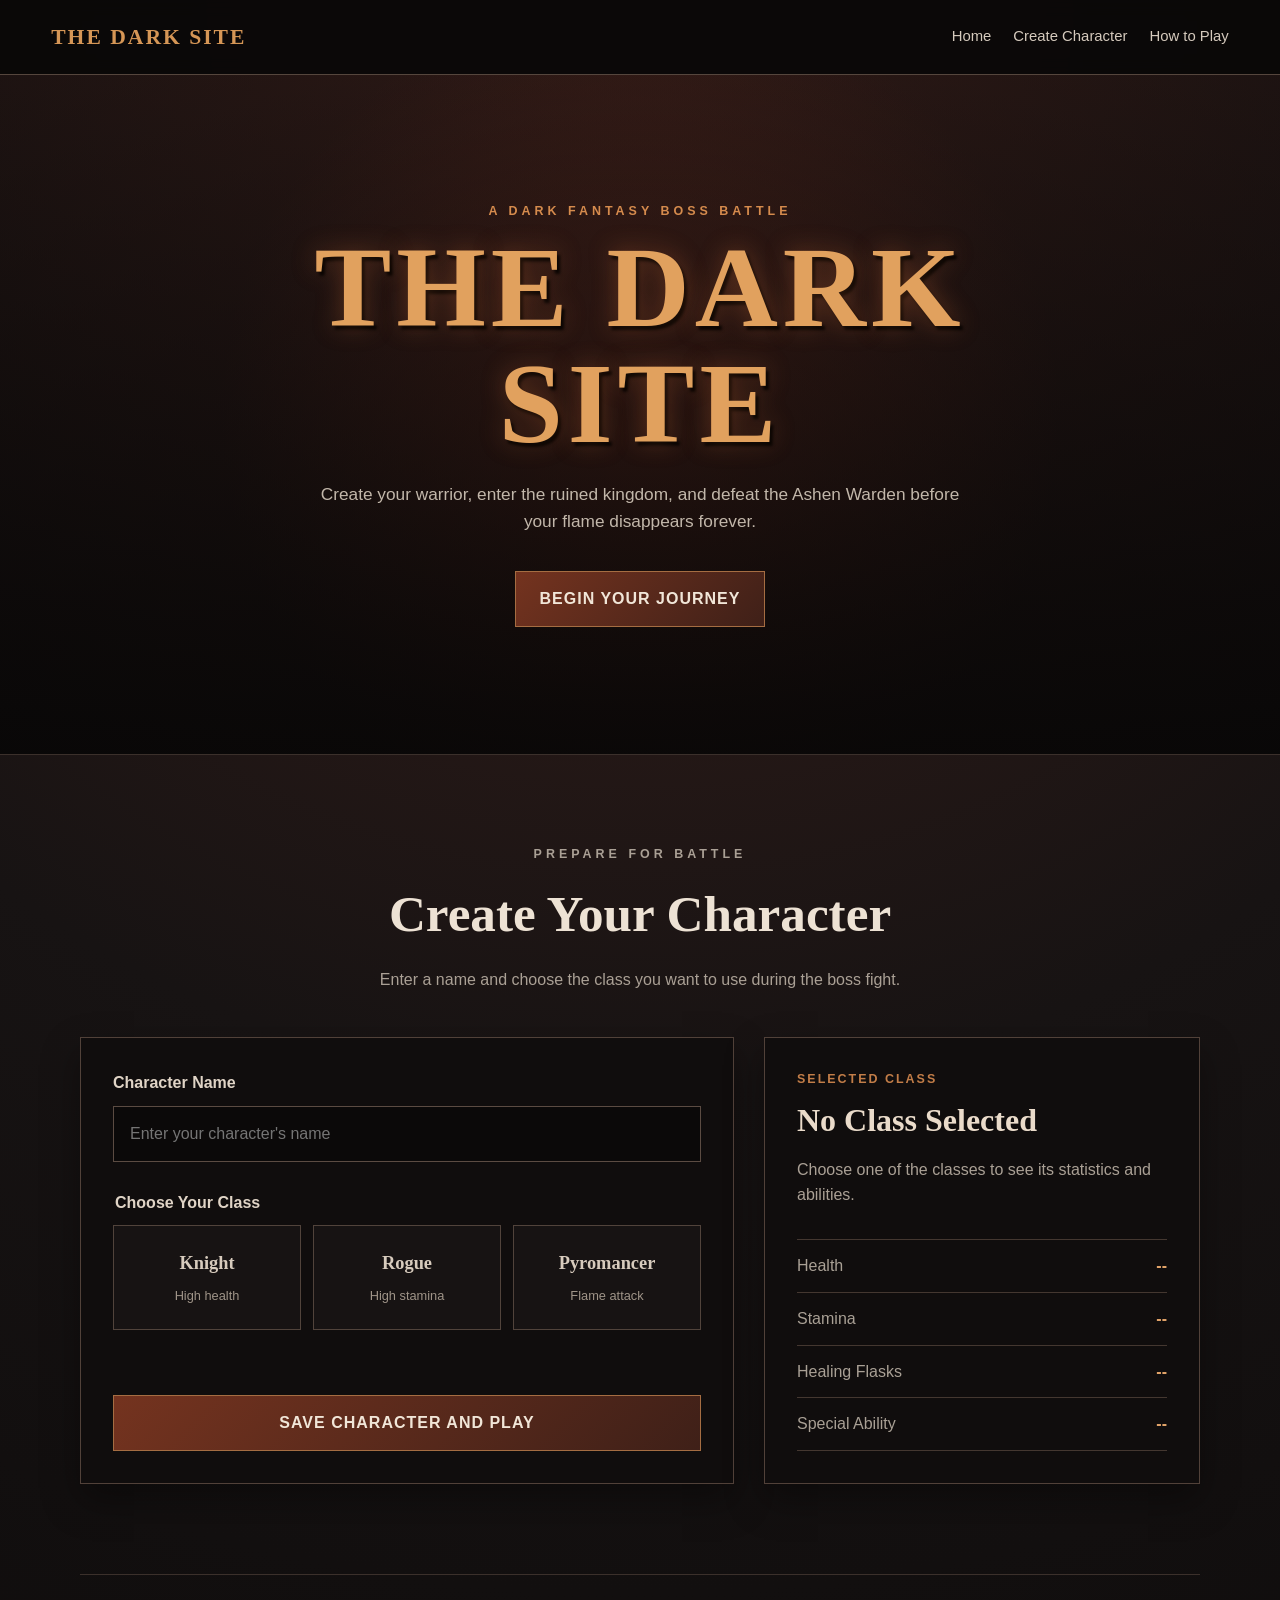
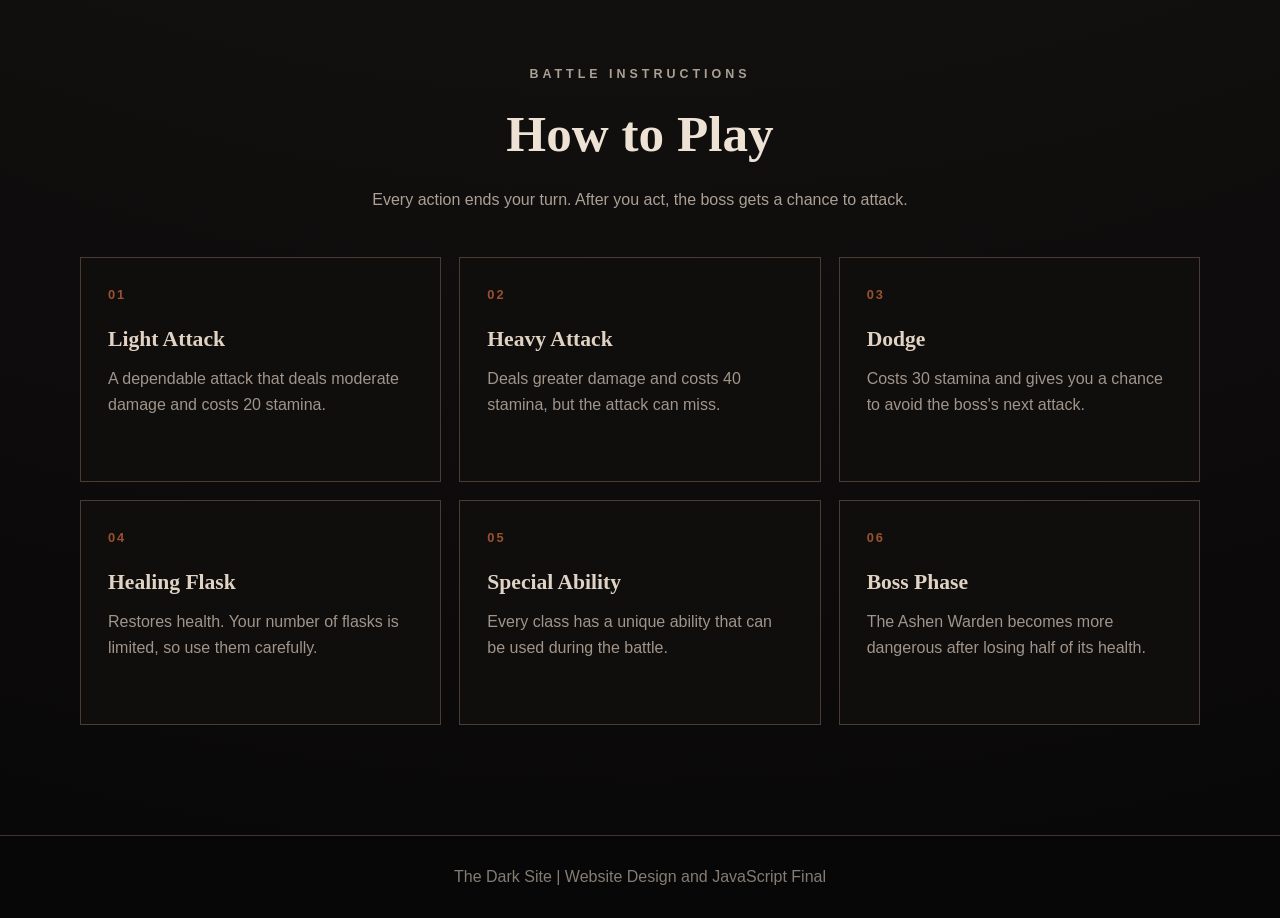
<file: index.html>
<!DOCTYPE html>
<html lang="en">
<head>
    <meta charset="UTF-8">

    <meta
        name="viewport"
        content="width=device-width, initial-scale=1.0"
    >

    <title>The Dark Site</title>

    <!-- Connects index.html to css/style.css -->
    <link rel="stylesheet" href="style.css">
</head>

<body>

    <header class="site-header">
        <nav class="navigation">
            <a href="index.html" class="site-name">
                The Dark Site
            </a>

            <div class="navigation-links">
                <a href="index.html">Home</a>
                <a href="#character-creator">Create Character</a>
                <a href="#how-to-play">How to Play</a>
            </div>
        </nav>
    </header>

    <main>

        <!-- Main introduction -->
        <section class="hero-section">
            <div class="hero-content">
                <p class="small-heading">
                    A Dark Fantasy Boss Battle
                </p>

                <h1>The Dark Site</h1>

                <p class="hero-description">
                    Create your warrior, enter the ruined kingdom,
                    and defeat the Ashen Warden before your flame
                    disappears forever.
                </p>

                <a
                    href="#character-creator"
                    class="main-link-button"
                >
                    Begin Your Journey
                </a>
            </div>
        </section>

        <!-- Character customization -->
        <section
            id="character-creator"
            class="page-section character-section"
        >
            <div class="section-heading">
                <p class="small-heading">
                    Prepare for Battle
                </p>

                <h2>Create Your Character</h2>

                <p>
                    Enter a name and choose the class you want
                    to use during the boss fight.
                </p>
            </div>

            <div class="character-layout">

                <!-- Character form -->
                <div class="character-form">
                    <div class="form-group">
                        <label for="character-name">
                            Character Name
                        </label>

                        <input
                            type="text"
                            id="character-name"
                            maxlength="20"
                            placeholder="Enter your character's name"
                            autocomplete="off"
                        >
                    </div>

                    <fieldset class="class-selection">
                        <legend>Choose Your Class</legend>

                        <div class="class-buttons">
                            <button
                                type="button"
                                class="class-button"
                                data-class="Knight"
                            >
                                <span class="class-title">
                                    Knight
                                </span>

                                <span class="class-subtitle">
                                    High health
                                </span>
                            </button>

                            <button
                                type="button"
                                class="class-button"
                                data-class="Rogue"
                            >
                                <span class="class-title">
                                    Rogue
                                </span>

                                <span class="class-subtitle">
                                    High stamina
                                </span>
                            </button>

                            <button
                                type="button"
                                class="class-button"
                                data-class="Pyromancer"
                            >
                                <span class="class-title">
                                    Pyromancer
                                </span>

                                <span class="class-subtitle">
                                    Flame attack
                                </span>
                            </button>
                        </div>
                    </fieldset>

                    <p
                        id="character-error"
                        class="error-message"
                        aria-live="polite"
                    ></p>

                    <button
                        type="button"
                        id="start-game-button"
                        class="main-action-button"
                    >
                        Save Character and Play
                    </button>
                </div>

                <!-- Selected class information -->
                <aside class="class-information">
                    <p class="information-label">
                        Selected Class
                    </p>

                    <h3 id="selected-class-name">
                        No Class Selected
                    </h3>

                    <p id="selected-class-description">
                        Choose one of the classes to see its
                        statistics and abilities.
                    </p>

                    <div class="class-stat-list">
                        <div class="class-stat">
                            <span>Health</span>
                            <strong id="class-health">--</strong>
                        </div>

                        <div class="class-stat">
                            <span>Stamina</span>
                            <strong id="class-stamina">--</strong>
                        </div>

                        <div class="class-stat">
                            <span>Healing Flasks</span>
                            <strong id="class-flasks">--</strong>
                        </div>

                        <div class="class-stat">
                            <span>Special Ability</span>
                            <strong id="class-special">--</strong>
                        </div>
                    </div>
                </aside>

            </div>
        </section>

        <!-- How to play -->
        <section
            id="how-to-play"
            class="page-section instructions-section"
        >
            <div class="section-heading">
                <p class="small-heading">
                    Battle Instructions
                </p>

                <h2>How to Play</h2>

                <p>
                    Every action ends your turn. After you act,
                    the boss gets a chance to attack.
                </p>
            </div>

            <div class="instruction-grid">

                <article class="instruction-card">
                    <p class="instruction-number">01</p>

                    <h3>Light Attack</h3>

                    <p>
                        A dependable attack that deals moderate
                        damage and costs 20 stamina.
                    </p>
                </article>

                <article class="instruction-card">
                    <p class="instruction-number">02</p>

                    <h3>Heavy Attack</h3>

                    <p>
                        Deals greater damage and costs 40 stamina,
                        but the attack can miss.
                    </p>
                </article>

                <article class="instruction-card">
                    <p class="instruction-number">03</p>

                    <h3>Dodge</h3>

                    <p>
                        Costs 30 stamina and gives you a chance
                        to avoid the boss's next attack.
                    </p>
                </article>

                <article class="instruction-card">
                    <p class="instruction-number">04</p>

                    <h3>Healing Flask</h3>

                    <p>
                        Restores health. Your number of flasks
                        is limited, so use them carefully.
                    </p>
                </article>

                <article class="instruction-card">
                    <p class="instruction-number">05</p>

                    <h3>Special Ability</h3>

                    <p>
                        Every class has a unique ability that can
                        be used during the battle.
                    </p>
                </article>

                <article class="instruction-card">
                    <p class="instruction-number">06</p>

                    <h3>Boss Phase</h3>

                    <p>
                        The Ashen Warden becomes more dangerous
                        after losing half of its health.
                    </p>
                </article>

            </div>
        </section>

    </main>

    <footer class="site-footer">
        <p>
            The Dark Site | Website Design and JavaScript Final
        </p>
    </footer>

    <!-- Connects index.html to character.js -->
    <script src="charachter.js"></script>
</body>
</html>
</file>
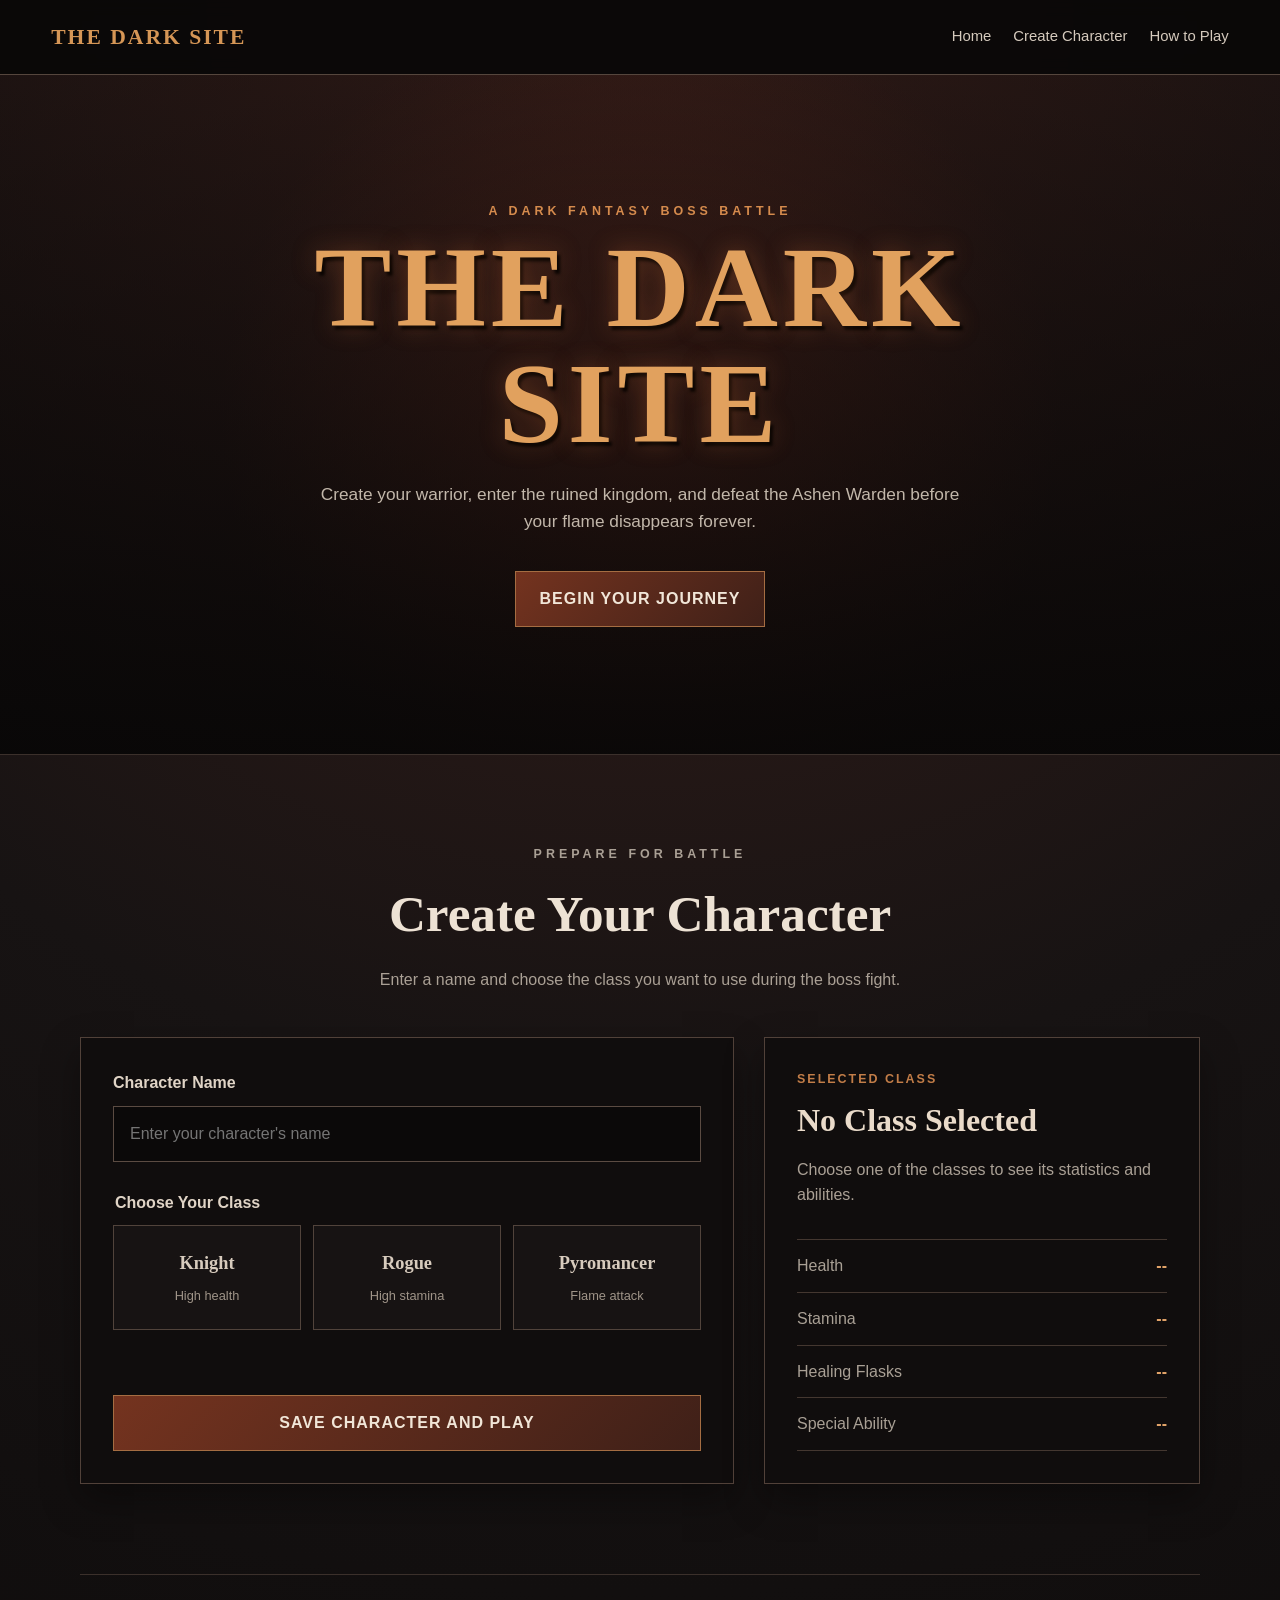
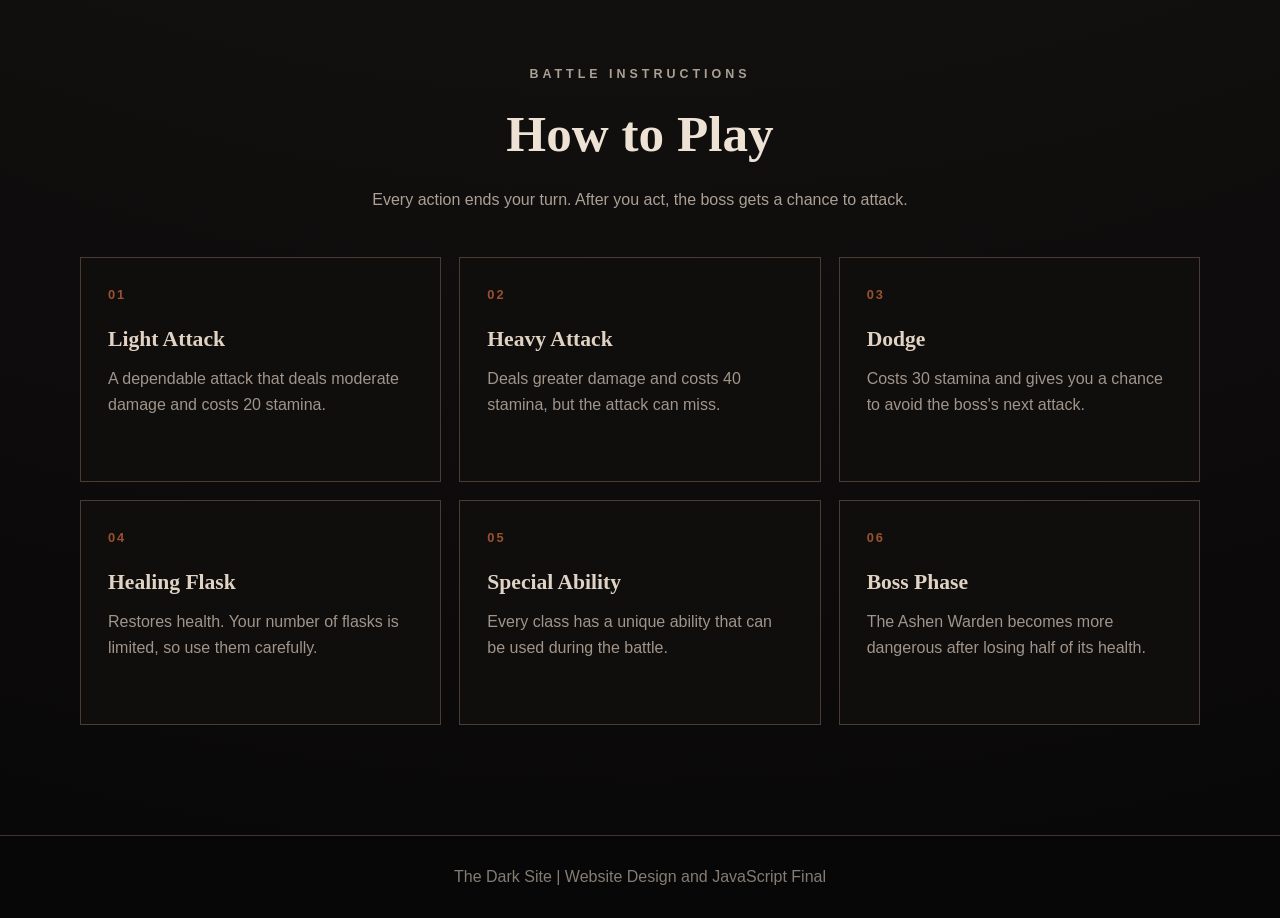
<file: game.html>
<!DOCTYPE html>
<html lang="en">
<head>
    <meta charset="UTF-8">

    <meta
        name="viewport"
        content="width=device-width, initial-scale=1.0"
    >

    <title>The Dark Site | Battle</title>

    <!-- Connects game.html to css/style.css -->
    <link rel="stylesheet" href="style.css">
</head>

<body class="game-page">

    <header class="site-header">
        <nav class="navigation">
            <a href="index.html" class="site-name">
                The Dark Site
            </a>

            <div class="navigation-links">
                <a href="index.html">Return Home</a>

                <button
                    type="button"
                    id="navigation-restart-button"
                    class="navigation-button"
                >
                    Restart Battle
                </button>
            </div>
        </nav>
    </header>

    <main class="game-main">

        <section class="battle-title-section">
            <p class="small-heading">
                The Guardian Awaits
            </p>

            <h1>Battle the Ashen Warden</h1>

            <p>
                Defeat the guardian before your flame fades.
            </p>
        </section>

        <section class="battlefield">

            <!-- Player card -->
            <article class="fighter-card player-card">
                <div class="fighter-symbol player-symbol">
                    ⚔
                </div>

                <p class="fighter-label">
                    The Challenger
                </p>

                <h2 id="player-name">
                    Nameless Warrior
                </h2>

                <p
                    id="player-class"
                    class="fighter-class"
                >
                    Unknown Class
                </p>

                <div class="stat-container">
                    <div class="stat-heading">
                        <span>Health</span>

                        <span id="player-health-text">
                            100 / 100
                        </span>
                    </div>

                    <div class="stat-bar">
                        <div
                            id="player-health-bar"
                            class="stat-bar-fill player-health-fill"
                        ></div>
                    </div>
                </div>

                <div class="stat-container">
                    <div class="stat-heading">
                        <span>Stamina</span>

                        <span id="player-stamina-text">
                            100 / 100
                        </span>
                    </div>

                    <div class="stat-bar">
                        <div
                            id="player-stamina-bar"
                            class="stat-bar-fill stamina-fill"
                        ></div>
                    </div>
                </div>

                <div class="player-resource">
                    <span>Healing Flasks</span>
                    <strong id="flask-count">3</strong>
                </div>

                <div class="player-resource">
                    <span>Special Ability</span>
                    <strong id="special-name">
                        Unknown
                    </strong>
                </div>
            </article>

            <div class="versus-symbol">
                VS
            </div>

            <!-- Boss card -->
            <article class="fighter-card boss-card">
                <div class="fighter-symbol boss-symbol">
                    ♛
                </div>

                <p class="fighter-label">
                    Guardian of the Ruins
                </p>

                <h2 id="boss-name">
                    The Ashen Warden
                </h2>

                <p
                    id="boss-phase-text"
                    class="fighter-class"
                >
                    Phase One: The Silent Guardian
                </p>

                <div class="stat-container">
                    <div class="stat-heading">
                        <span>Health</span>

                        <span id="boss-health-text">
                            200 / 200
                        </span>
                    </div>

                    <div class="stat-bar">
                        <div
                            id="boss-health-bar"
                            class="stat-bar-fill boss-health-fill"
                        ></div>
                    </div>
                </div>

                <div class="boss-description">
                    <p>
                        An ancient warrior consumed by the flame
                        it was sworn to protect.
                    </p>
                </div>
            </article>

        </section>

        <!-- Battle controls -->
        <section class="battle-controls">

            <button
                type="button"
                id="light-attack-button"
                class="battle-button"
            >
                <span>Light Attack</span>
                <small>20 stamina</small>
            </button>

            <button
                type="button"
                id="heavy-attack-button"
                class="battle-button"
            >
                <span>Heavy Attack</span>
                <small>40 stamina</small>
            </button>

            <button
                type="button"
                id="dodge-button"
                class="battle-button"
            >
                <span>Dodge</span>
                <small>30 stamina</small>
            </button>

            <button
                type="button"
                id="heal-button"
                class="battle-button"
            >
                <span>Drink Flask</span>
                <small>Restore health</small>
            </button>

            <button
                type="button"
                id="special-button"
                class="battle-button special-button"
            >
                <span id="special-button-name">
                    Special Ability
                </span>

                <small id="special-button-cost">
                    Class ability
                </small>
            </button>

        </section>

        <!-- Battle messages -->
        <section class="battle-log-section">
            <div class="battle-log-heading">
                <h2>Battle Log</h2>

                <p>
                    The newest message appears at the bottom.
                </p>
            </div>

            <div
                id="battle-log"
                class="battle-log"
                aria-live="polite"
            >
                <p>
                    The Ashen Warden blocks your path.
                </p>
            </div>
        </section>

    </main>

    <!-- Victory or defeat overlay -->
    <div
        id="result-screen"
        class="result-screen hidden"
    >
        <div class="result-box">
            <p class="small-heading">
                The Battle Has Ended
            </p>

            <h2 id="result-title">
                You Died
            </h2>

            <p id="result-message">
                Your flame has faded.
            </p>

            <div class="result-buttons">
                <button
                    type="button"
                    id="result-restart-button"
                    class="main-action-button"
                >
                    Fight Again
                </button>

                <a
                    href="index.html"
                    class="secondary-link-button"
                >
                    Create New Character
                </a>
            </div>
        </div>
    </div>

    <!-- Connects game.html to game.js -->
    <script src="game.js"></script>
</body>
</html>
</file>
<file: style.css>
/*Basic page setup*/

* {
    box-sizing: border-box;
}

html {
    scroll-behavior: smooth;
}

body {
    margin: 0;
    min-height: 100vh;

    color: #e6ddd0;
    background:
        radial-gradient(
            circle at top,
            #3e211c 0%,
            #171313 42%,
            #080707 100%
        );

    font-family: Arial, Helvetica, sans-serif;
    line-height: 1.6;
}

button,
input {
    font: inherit;
}

button,
a {
    -webkit-tap-highlight-color: transparent;
}

a {
    color: inherit;
}

h1,
h2,
h3,
.site-name {
    font-family: Georgia, "Times New Roman", serif;
}

h1,
h2,
h3,
p {
    margin-top: 0;
}

.hidden {
    display: none !important;
}

/*Navigation*/

.site-header {
    position: sticky;
    top: 0;
    z-index: 20;

    border-bottom: 1px solid #55463d;
    background: rgba(10, 8, 8, 0.96);

    backdrop-filter: blur(8px);
}

.navigation {
    width: min(1180px, 92%);
    min-height: 74px;
    margin: 0 auto;

    display: flex;
    align-items: center;
    justify-content: space-between;
    gap: 24px;
}

.site-name {
    color: #d59656;

    font-size: 1.35rem;
    font-weight: bold;
    letter-spacing: 2px;
    text-decoration: none;
    text-transform: uppercase;
}

.navigation-links {
    display: flex;
    align-items: center;
    gap: 22px;
}

.navigation-links a,
.navigation-button {
    padding: 6px 0;

    color: #d5cabd;
    border: none;
    border-bottom: 1px solid transparent;
    background: none;

    cursor: pointer;
    font-size: 0.93rem;
    text-decoration: none;

    transition:
        color 0.2s ease,
        border-color 0.2s ease;
}

.navigation-links a:hover,
.navigation-button:hover {
    color: #e5a25f;
    border-bottom-color: #e5a25f;
}

/*Shared sections*/

.page-section {
    width: min(1120px, 92%);
    margin: 0 auto;
    padding: 90px 0;
}

.section-heading {
    max-width: 720px;
    margin: 0 auto 45px;
    text-align: center;
}

.section-heading h2 {
    margin-bottom: 12px;

    color: #ede2d4;
    font-size: clamp(2rem, 4vw, 3.2rem);
}

.section-heading p {
    color: #aaa095;
}

.small-heading {
    margin-bottom: 8px;

    color: #d58b4d;

    font-size: 0.78rem;
    font-weight: bold;
    letter-spacing: 4px;
    text-transform: uppercase;
}

/*Home hero*/

.hero-section {
    min-height: 680px;
    padding: 100px 24px;

    display: grid;
    place-items: center;

    text-align: center;

    border-bottom: 1px solid #3b302b;
    background:
        linear-gradient(
            rgba(7, 6, 6, 0.3),
            rgba(7, 6, 6, 0.9)
        ),
        radial-gradient(
            circle at center,
            rgba(137, 55, 35, 0.4),
            transparent 58%
        );
}

.hero-content {
    max-width: 820px;
}

.hero-content h1 {
    margin-bottom: 20px;

    color: #e1a15e;

    font-size: clamp(3.4rem, 9vw, 7.5rem);
    letter-spacing: 5px;
    line-height: 1;
    text-transform: uppercase;

    text-shadow:
        0 0 24px rgba(213, 113, 56, 0.35),
        3px 4px 3px #000;
}

.hero-description {
    max-width: 650px;
    margin: 0 auto 35px;

    color: #c2b7aa;
    font-size: 1.08rem;
}

.main-link-button,
.secondary-link-button {
    display: inline-block;
    text-decoration: none;
}

.main-link-button,
.main-action-button,
.secondary-link-button {
    padding: 14px 24px;

    border: 1px solid #a56d42;

    cursor: pointer;

    font-weight: bold;
    letter-spacing: 1px;
    text-align: center;
    text-transform: uppercase;

    transition:
        transform 0.2s ease,
        border-color 0.2s ease,
        background 0.2s ease;
}

.main-link-button,
.main-action-button {
    color: #f1e6d8;
    background:
        linear-gradient(
            135deg,
            #74331f,
            #3f2018
        );
}

.main-link-button:hover,
.main-action-button:hover {
    transform: translateY(-2px);
    border-color: #dfa16a;
    background:
        linear-gradient(
            135deg,
            #8b4027,
            #4d281d
        );
}

.secondary-link-button {
    color: #d9ccbf;
    background: #171313;
}

.secondary-link-button:hover {
    transform: translateY(-2px);
    border-color: #d6975d;
    background: #241b18;
}

/*Character creator*/

.character-section {
    border-bottom: 1px solid #3b302b;
}

.character-layout {
    display: grid;
    grid-template-columns: 1.2fr 0.8fr;
    gap: 30px;
    align-items: stretch;
}

.character-form,
.class-information {
    padding: 32px;

    border: 1px solid #514139;
    background: rgba(16, 13, 13, 0.94);

    box-shadow: 0 16px 35px rgba(0, 0, 0, 0.35);
}

.form-group {
    margin-bottom: 28px;
}

.form-group label,
.class-selection legend {
    display: block;
    margin-bottom: 10px;

    color: #e0d4c6;
    font-weight: bold;
}

.form-group input {
    width: 100%;
    padding: 14px 16px;

    color: #f0e6da;
    border: 1px solid #5b4b42;
    outline: none;
    background: #0b0909;
}

.form-group input:focus {
    border-color: #d68c50;

    box-shadow: 0 0 0 3px rgba(214, 140, 80, 0.12);
}

.class-selection {
    margin: 0 0 28px;
    padding: 0;

    border: none;
}

.class-buttons {
    display: grid;
    grid-template-columns: repeat(3, 1fr);
    gap: 12px;
}

.class-button {
    min-height: 105px;
    padding: 16px 12px;

    color: #d7cbbd;
    border: 1px solid #51433b;
    background: #171313;

    cursor: pointer;

    transition:
        transform 0.2s ease,
        border-color 0.2s ease,
        background 0.2s ease;
}

.class-button:hover {
    transform: translateY(-2px);
    border-color: #a36944;
    background: #211917;
}

.class-button.selected {
    color: #f2dfca;
    border-color: #db965d;
    background:
        linear-gradient(
            145deg,
            #54291e,
            #241714
        );

    box-shadow: 0 0 18px rgba(195, 103, 58, 0.2);
}

.class-title,
.class-subtitle {
    display: block;
}

.class-title {
    margin-bottom: 7px;

    font-family: Georgia, "Times New Roman", serif;
    font-size: 1.15rem;
    font-weight: bold;
}

.class-subtitle {
    color: #9f9488;
    font-size: 0.8rem;
}

.class-information {
    display: flex;
    flex-direction: column;
}

.information-label {
    margin-bottom: 5px;

    color: #c27d48;
    font-size: 0.78rem;
    font-weight: bold;
    letter-spacing: 2px;
    text-transform: uppercase;
}

.class-information h3 {
    margin-bottom: 10px;

    color: #eadbca;
    font-size: 2rem;
}

.class-information > p:not(.information-label) {
    color: #aaa095;
}

.class-stat-list {
    margin-top: auto;

    border-top: 1px solid #443730;
}

.class-stat {
    padding: 13px 0;

    display: flex;
    justify-content: space-between;
    gap: 20px;

    border-bottom: 1px solid #443730;
}

.class-stat span {
    color: #a9a095;
}

.class-stat strong {
    color: #e2a369;
    text-align: right;
}

.error-message {
    min-height: 25px;
    margin-bottom: 12px;

    color: #df6b5d;
    font-weight: bold;
}

.main-action-button {
    border-radius: 0;
}

.character-form .main-action-button {
    width: 100%;
}

/* How-to-play cards*/

.instructions-section {
    padding-bottom: 110px;
}

.instruction-grid {
    display: grid;
    grid-template-columns: repeat(3, 1fr);
    gap: 18px;
}

.instruction-card {
    min-height: 225px;
    padding: 27px;

    border: 1px solid #493c35;
    background: rgba(17, 14, 14, 0.9);

    transition:
        transform 0.2s ease,
        border-color 0.2s ease;
}

.instruction-card:hover {
    transform: translateY(-4px);
    border-color: #9d6946;
}

.instruction-number {
    margin-bottom: 16px;

    color: #98522f;
    font-size: 0.8rem;
    font-weight: bold;
    letter-spacing: 2px;
}

.instruction-card h3 {
    margin-bottom: 10px;

    color: #e0d3c4;
    font-size: 1.35rem;
}

.instruction-card p:last-child {
    color: #9f958a;
}

/*Footer*/

.site-footer {
    padding: 28px 20px;

    color: #857c73;
    border-top: 1px solid #40342e;
    background: #080707;

    text-align: center;
}

.site-footer p {
    margin: 0;
}

/*Game page*/

.game-main {
    width: min(1120px, 94%);
    margin: 0 auto;
    padding: 65px 0 90px;
}

.battle-title-section {
    max-width: 760px;
    margin: 0 auto 42px;
    text-align: center;
}

.battle-title-section h1 {
    margin-bottom: 12px;

    color: #e0a064;
    font-size: clamp(2.4rem, 5vw, 4.5rem);
    letter-spacing: 2px;
    text-transform: uppercase;
}

.battle-title-section > p:last-child {
    color: #a99f94;
}

.battlefield {
    display: grid;
    grid-template-columns: 1fr auto 1fr;
    gap: 24px;
    align-items: center;
}

.fighter-card {
    min-height: 485px;
    padding: 28px;

    border: 1px solid #55453c;
    background: rgba(15, 12, 12, 0.95);

    box-shadow:
        0 16px 40px rgba(0, 0, 0, 0.45),
        inset 0 0 40px rgba(0, 0, 0, 0.35);
}

.fighter-symbol {
    height: 185px;

    display: grid;
    place-items: center;

    border: 1px solid #493b34;
    background:
        radial-gradient(
            circle,
            #281c18,
            #0b0909 68%
        );

    font-size: 5.5rem;
}

.player-symbol {
    color: #bbb3a8;

    text-shadow: 0 0 18px rgba(220, 213, 200, 0.25);
}

.boss-symbol {
    color: #a83b2b;

    text-shadow: 0 0 24px rgba(201, 48, 35, 0.65);
}

.fighter-label {
    margin: 20px 0 4px;

    color: #9f6b45;
    font-size: 0.76rem;
    font-weight: bold;
    letter-spacing: 2px;
    text-transform: uppercase;
}

.fighter-card h2 {
    margin-bottom: 4px;

    color: #e6dbcf;
    font-size: 1.8rem;
}

.fighter-class {
    min-height: 26px;
    margin-bottom: 22px;

    color: #a9a095;
}

.stat-container {
    margin-bottom: 18px;
}

.stat-heading {
    margin-bottom: 6px;

    display: flex;
    justify-content: space-between;
    gap: 16px;

    color: #c6bcb1;
    font-size: 0.88rem;
}

.stat-bar {
    height: 18px;

    border: 2px solid #282121;
    background: #070606;

    overflow: hidden;
}

.stat-bar-fill {
    width: 100%;
    height: 100%;

    transition: width 0.35s ease;
}

.player-health-fill {
    background:
        linear-gradient(
            to right,
            #70201e,
            #bd4138
        );
}

.stamina-fill {
    background:
        linear-gradient(
            to right,
            #335027,
            #66934f
        );
}

.boss-health-fill {
    background:
        linear-gradient(
            to right,
            #50100f,
            #9c241d
        );
}

.player-resource {
    padding: 10px 0;

    display: flex;
    justify-content: space-between;
    gap: 18px;

    border-bottom: 1px solid #3f342f;
}

.player-resource span {
    color: #9e958b;
}

.player-resource strong {
    color: #df9b60;
    text-align: right;
}

.boss-description {
    margin-top: 28px;
    padding: 18px;

    color: #9c9287;
    border-left: 2px solid #7a3929;
    background: #0b0909;
}

.boss-description p {
    margin: 0;
}

.versus-symbol {
    color: #b96a3c;
    font-family: Georgia, "Times New Roman", serif;
    font-size: 2rem;
    font-weight: bold;

    text-shadow: 0 0 15px #000;
}

/*Battle buttons*/

.battle-controls {
    margin: 28px 0;

    display: grid;
    grid-template-columns: repeat(5, 1fr);
    gap: 12px;
}

.battle-button {
    min-height: 82px;
    padding: 13px;

    color: #dfd3c5;
    border: 1px solid #5b493e;
    background:
        linear-gradient(
            #28211e,
            #121010
        );

    cursor: pointer;

    transition:
        transform 0.15s ease,
        border-color 0.15s ease,
        background 0.15s ease;
}

.battle-button:hover:not(:disabled) {
    transform: translateY(-2px);
    border-color: #c17c4d;
    background:
        linear-gradient(
            #3a2c26,
            #181311
        );
}

.battle-button:disabled {
    opacity: 0.38;
    cursor: not-allowed;
}

.battle-button span,
.battle-button small {
    display: block;
}

.battle-button span {
    margin-bottom: 5px;

    font-family: Georgia, "Times New Roman", serif;
    font-size: 1rem;
    font-weight: bold;
}

.battle-button small {
    color: #998e82;
}

.special-button {
    border-color: #8a5538;
}

/*Battle log*/

.battle-log-section {
    padding: 25px;

    border: 1px solid #493a33;
    background: rgba(11, 9, 9, 0.95);
}

.battle-log-heading {
    margin-bottom: 15px;

    display: flex;
    justify-content: space-between;
    align-items: end;
    gap: 20px;
}

.battle-log-heading h2 {
    margin: 0;

    color: #d99a61;
}

.battle-log-heading p {
    margin: 0;

    color: #817970;
    font-size: 0.85rem;
}

.battle-log {
    height: 220px;
    padding: 16px;

    overflow-y: auto;

    border: 1px solid #2c2522;
    background: #070606;
}

.battle-log p {
    margin-bottom: 9px;
    color: #b6ada3;
}

.battle-log p:last-child {
    margin-bottom: 0;
}

.player-message {
    color: #89b978 !important;
}

.boss-message {
    color: #d56d60 !important;
}

.important-message {
    color: #e2a260 !important;
    font-weight: bold;
}

.system-message {
    color: #9f8fb9 !important;
}

/*Result screen*/

.result-screen {
    position: fixed;
    inset: 0;
    z-index: 50;

    padding: 20px;

    display: grid;
    place-items: center;

    background: rgba(0, 0, 0, 0.92);
}

.result-box {
    width: min(540px, 100%);
    padding: 42px;

    border: 1px solid #764534;
    background:
        radial-gradient(
            circle at top,
            #271713,
            #0c0909 65%
        );

    text-align: center;

    box-shadow: 0 0 65px rgba(132, 42, 28, 0.34);
}

.result-box h2 {
    margin-bottom: 12px;

    color: #a63128;
    font-size: clamp(3rem, 9vw, 5.5rem);
    letter-spacing: 4px;
    line-height: 1;
    text-transform: uppercase;
}

.result-box > p:not(.small-heading) {
    color: #b7ada2;
}

.result-buttons {
    margin-top: 28px;

    display: flex;
    justify-content: center;
    gap: 12px;
    flex-wrap: wrap;
}

/*Responsive design*/

@media (max-width: 940px) {
    .character-layout {
        grid-template-columns: 1fr;
    }

    .instruction-grid {
        grid-template-columns: repeat(2, 1fr);
    }

    .battlefield {
        grid-template-columns: 1fr;
    }

    .versus-symbol {
        text-align: center;
    }

    .battle-controls {
        grid-template-columns: repeat(3, 1fr);
    }
}

@media (max-width: 680px) {
    .navigation {
        padding: 16px 0;

        flex-direction: column;
        justify-content: center;
    }

    .navigation-links {
        justify-content: center;
        flex-wrap: wrap;
        gap: 12px 18px;
    }

    .hero-section {
        min-height: 590px;
        padding-top: 70px;
    }

    .class-buttons {
        grid-template-columns: 1fr;
    }

    .instruction-grid {
        grid-template-columns: 1fr;
    }

    .battle-controls {
        grid-template-columns: repeat(2, 1fr);
    }

    .battle-log-heading {
        align-items: flex-start;
        flex-direction: column;
        gap: 4px;
    }
}

@media (max-width: 430px) {
    .character-form,
    .class-information,
    .fighter-card,
    .battle-log-section,
    .result-box {
        padding: 21px;
    }

    .battle-controls {
        grid-template-columns: 1fr;
    }

    .result-buttons {
        flex-direction: column;
    }

    .result-buttons a,
    .result-buttons button {
        width: 100%;
    }
}
</file>
